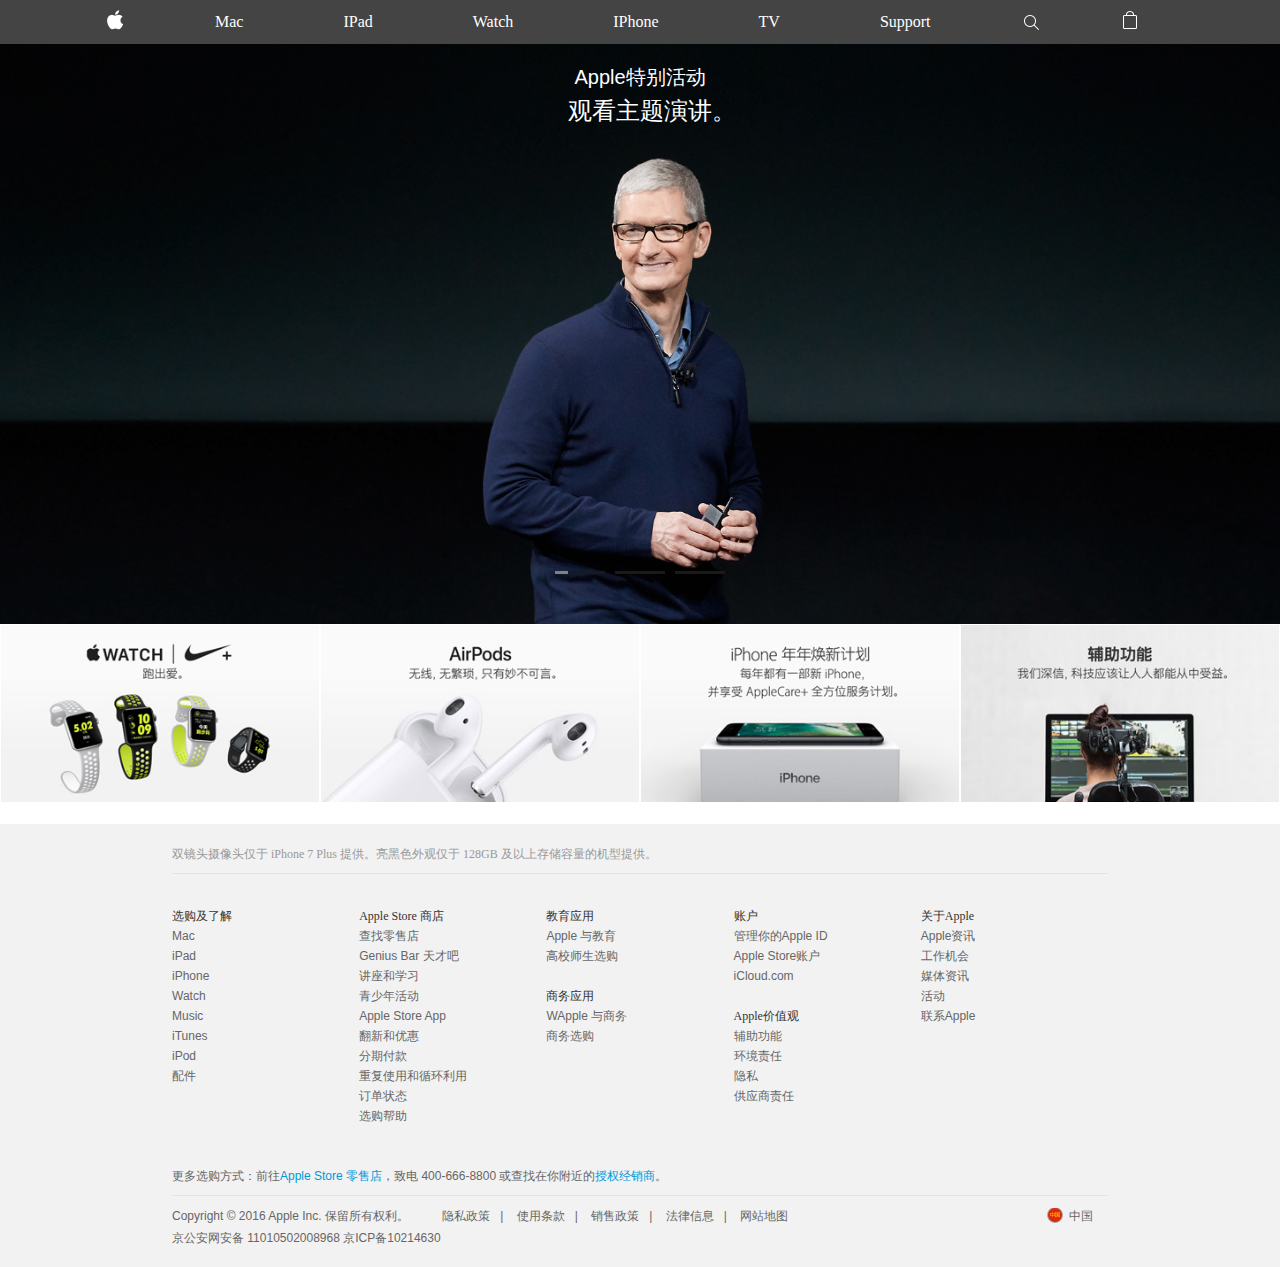
<file: apple.html>
<!DOCTYPE html>
<html lang="en">
<head>
    <meta charset="UTF-8">
    <title>Title</title>
    <link rel="stylesheet" href="css/apple.css">
    <link rel="stylesheet" href="css/less.css">
    <script src="js/jquery-3.1.0.js"></script>
    <script src="js/apple.js"></script>

</head>
<body>
<header>
    <div class="large">
        <a href="" class="tb men"></a>
        <a href="">Mac</a>
        <a href="">IPad</a>
        <a href="">Watch</a>
        <a href="">IPhone</a>
        <a href="">TV</a>
        <a href="">Support</a>
        <a href="" class="tb apple"></a>
        <a href="" class="tb bag"></a>
    </div>
    <div class="small">
        <div class="menu option">
            <a href="javascript:;">≡</a>
            <div class="son">
                <a href="">Mac</a>
                <a href="">iPhone</a>
                <a href="">iPad</a>
                <a href="">Watch</a>
                <a href="">Music</a>
                <a href="">技术支持</a>
                <a href="">搜索apple.com</a>
            </div>
        </div>
        <div class="logo option">
            <a href=""></a>
        </div>
        <div class="text option">
            <a href=""></a>
        </div>
    </div>

</header>
<!--轮播图-->
<div class="wheel">
    <ul class="box">
        <li class="one list">
            <div class="ban-txt">
                <h1>Apple特别活动</h1>
                <h2>观看主题演讲。</h2>
            </div>
        </li>
        <li class="two list">
            <div class="ban-txt" style="z-index:999">
                <h1 class="mac-log">MacBookPro</h1>
                <h2 class="mac-log-txt">一身才华，一触，即发。</h2>
            </div>
        </li>
        <li class="three list">
            <div class="ban-txt">
                <h1>iPhone</h1>
                <h2>7,在此。</h2>
            </div>
        </li>
    </ul>
    <div class="btns">
        <div class="btns-list">
            <div class="progress"></div>
        </div>
        <div class="btns-list">
            <div class="progress"></div>
        </div>
        <div class="btns-list">
            <div class="progress"></div>
        </div>
    </div>
    <div class="leftbox"><div class="leftbtn">&lt</div></div>
    <div class="rightbox"> <div class="rightbtn">&gt</div></div>

</div>
<div class="container-fluid img-List">
    <div class="row">
        <div class="col-l-3 col-m-6 col-s-12 back1"></div>
        <div class="col-l-3 col-m-6 col-s-12 back2"></div>
        <div class="col-l-3 col-m-6 col-s-12 back3"></div>
        <div class="col-l-3 col-m-6 col-s-12 back4"></div>
    </div>
</div>
<div class="footer">
    <div class="foote">
        <p>双镜头摄像头仅于 iPhone 7 Plus 提供。亮黑色外观仅于 128GB 及以上存储容量的机型提供。</p>
    </div>
    <div class="foots">
        <div class="foot">
            <h3>选购及了解</h3>
            <a href="">Mac</a>
            <a href="">iPad</a>
            <a href="">iPhone</a>
            <a href="">Watch</a>
            <a href="">Music</a>
            <a href="">iTunes</a>
            <a href="">iPod</a>
            <a href="">配件</a>
        </div>
        <div class="foot">
            <h3>Apple Store 商店</h3>
            <a href="">查找零售店</a>
            <a href="">Genius Bar 天才吧</a>
            <a href="">讲座和学习</a>
            <a href="">青少年活动</a>
            <a href="">Apple Store App</a>
            <a href="">翻新和优惠</a>
            <a href="">分期付款</a>
            <a href="">重复使用和循环利用</a>
            <a href="">订单状态</a>
            <a href="">选购帮助</a>
        </div>
        <div class="foot">
            <h3>教育应用</h3>
            <a href="">Apple 与教育</a>
            <a href="">高校师生选购</a>
            <h3>商务应用</h3>
            <a href="">WApple 与商务</a>
            <a href="">商务选购</a>
        </div>
        <div class="foot">
            <h3>账户</h3>
            <a href="">管理你的Apple ID</a>
            <a href="">Apple Store账户</a>
            <a href="">iCloud.com</a>
            <h3>Apple价值观</h3>
            <a href="">辅助功能</a>
            <a href="">环境责任</a>
            <a href="">隐私</a>
            <a href="">供应商责任</a>
        </div>
        <div class="foot">
            <h3>关于Apple</h3>
            <a href="">Apple资讯</a>
            <a href="">工作机会</a>
            <a href="">媒体资讯</a>
            <a href="">活动</a>
            <a href="">联系Apple</a>
        </div>
    </div>
    <div class="foots1">
        <ul class="foots2">
            <li>选购及了解
                <span>+</span>
                <div class="footson">
                    <a href="">Mac</a>
                    <a href="">iPad</a>
                    <a href="">iPhone</a>
                    <a href="">Watch</a>
                    <a href="">Music</a>
                    <a href="">iTunes</a>
                    <a href="">iPod</a>
                    <a href="">配件</a>
                </div>
            </li>
            <li>Apple Store 商店
                <span>+</span>
                <div class="footson">
                    <a href="">查找零售店</a>
                    <a href="">Genius Bar 天才吧</a>
                    <a href="">讲座和学习</a>
                    <a href="">青少年活动</a>
                    <a href="">Apple Store App</a>
                    <a href="">翻新和优惠</a>
                    <a href="">分期付款</a>
                    <a href="">重复使用和循环利用</a>
                    <a href="">订单状态</a>
                    <a href="">选购帮助</a>
                </div>
            </li>
            <li>教育运用
                <span>+</span>
                <div class="footson">
                    <a href="">Apple 与教育</a>
                    <a href="">高校师生选购</a>
                </div>
            </li>
            <li>商务应用
                <span>+</span>
                <div class="footson">
                    <a href="">WApple 与商务</a>
                    <a href="">商务选购</a>
                </div>
            </li>
            <li>账户
                <span>+</span>
                <div class="footson">
                    <a href="">管理你的Apple ID</a>
                    <a href="">Apple Store账户</a>
                    <a href="">iCloud.com</a>
                </div>
            </li>
            <li>Apple价值观
                <span>+</span>
                <div class="footson">
                    <a href="">辅助功能</a>
                    <a href="">环境责任</a>
                    <a href="">隐私</a>
                    <a href="">供应商责任</a>
                </div>
            </li>
            <li>关于Apple
                <span>+</span>
                <div class="footson">
                    <a href="">Apple资讯</a>
                    <a href="">工作机会</a>
                    <a href="">媒体资讯</a>
                    <a href="">活动</a>
                    <a href="">联系Apple</a>
                </div>
            </li>
        </ul>
    </div>
</div>
<div class="footshop">
    <div class="footshops">
        <p>更多选购方式：前往<a href="">Apple Store 零售店</a>，致电 400-666-8800 或查找在你附近的<a href="">授权经销商</a>。</p>
    </div>
    <div class="footshops">
        <span>Copyright © 2016 Apple Inc. 保留所有权利。</span>
        <span class="link">
            <a href="">隐私政策</a>|
            <a href="">使用条款</a>|
            <a href="">销售政策</a>|
            <a href="">法律信息</a>|
            <a href="">网站地图</a>
        </span>
        <span class="china">中国</span>
    </div>
    <div class="footshops">
        <span>京公安网安备 11010502008968 京ICP备10214630</span>
    </div>
</div>
</body>
</html>
</file>
<file: css/apple.css>
body, div, ul, ol, dl, dt, dd, li, dl, h1, h2, h3, h4, h5, h6, input,  select, textarea,a,em {
    margin:0;
    padding:0;
    font-weight: normal;
    text-decoration: none;
    list-style: none;
}
img{
    border:0;
}
a{
    text-decoration: none;
    /*text-align: center;*/
}
header{
    width:100%;background-color: #444;
    height:44px;
}
.large{
    margin:0 auto;height:100%;width: 1150px;
    display:none;
}
.large a{
    float: left;text-align:center;line-height:44px;color:#fff;
    padding: 0 10px;margin: 0 40px;display: block;
}
.tb{
    width: 20px; height: 40px;
}
.men{
    background-image: url(../img/index.png);
}
.apple{
    background-image: url(../img/index1.png);
}
.bag{
    background-image: url(../img/index2.png);
}
.small{
    display: block;position: relative;z-index: 2;
}
.small .option{
    float: left;
}
.small .menu{
    width:10%;
}
.small .logo{
    width:80%;text-align: center;
}
.small .logo a{
    width: 20px;
    height: 40px;
    display: block;
    margin: 0 auto;
    background-image: url(../img/index.png) ;
}
.small .text{
    width: 20px;
    height: 40px;
    display: block;
    margin: 0 auto;
    background-image: url(../img/index2.png) ;
}
.small a{
    text-align: left;
    line-height:44px;
    color: #fff;
    padding: 5px;
}
.small .menu .son{
    width:500px;height:500px;background:rgb(0,0,0);
    padding-left: 20px;display: none;
}
.small .menu .son a{
    width:100%;display: block;padding: 10px 0;line-height: 20px;
    border-bottom: 1px solid #999;
}
.small .menu .son a:last-child{
    border-bottom: 1px solid #fff;
}


.wheel{
    height:580px;width:100%;
    /* border:1px solid red;*/
    position: relative;
    overflow: hidden;
}
.box{
    width:100%;height:100%;
    position:relative;
}
.box .list{
    position:absolute;
    width:100%;height:100%;
}
.box .one{
    background:#000 url(../img/event_small.jpg) no-repeat;
    background-size: cover;
    background-position: center;
}
.box .two{
    background:#fff url(../img/macbookpro_small.jpg) no-repeat;
    background-size: contain;
    background-position: center;
    left:100%;
}
.box .three{
    background:#000 url(../img/iphone_large.jpg) no-repeat;
    background-size: contain;
    background-position: center;
    left:100%;
}
.leftbtn{
    position:absolute;
    top:0;bottom:0;
    left:20px;
    width:50px;
    height:50px;
    border-radius: 50%;
    text-align: center;margin: auto;
    line-height: 50px;cursor: pointer;
    background-color: #313335;
    opacity: 0;
}
.leftbtn:hover{
    opacity: 0.8;
}
.rightbtn{
    position:absolute;
    top:0;bottom:0;
    right:20px;
    width:50px;
    height:50px;
    border-radius: 50%;
    text-align: center;margin: auto;
    line-height: 50px;cursor: pointer;
    background-color: #313335;
    opacity: 0;
}
.leftbox{
    height:100%;width:20%;
    position: absolute;left:0;top:0;
    transition:opacity 0.5s linear;
    z-index: 1;
}
.leftbox:hover>.leftbtn{
    opacity:1
}
.rightbox{
    height:100%;width:20%;
    position: absolute;right:0;top:0;
    transition:opacity 0.5s linear;
    z-index: 1;
}
.rightbox:hover>.rightbtn{
    opacity:1;
}
.btns{
    width:170px;heigth:10px;
    position: absolute;left:0;right:0;bottom:50px;
    margin:auto;
    z-index: 999;
    /*border:1px solid red;*/
}
.btns .btns-list{
    float:left;width:50px;height:3px;
    margin-right: 10px;
    background-color:#1A1A1A;
    /*border:1px solid #ffffff;*/
    /* opacity: 0.3;*/
    position:relative;
}
.btns .btns-list:last-child{
    margin:0;
}
.btns .progress{
    width:0;height:100%;
    background-color:#808080;
}
.ban-txt{
    width:100%;height:116px;
    text-align: center;
    color:#fff;
    font-family: 'HanHei SC', 'PingFang SC', 'Helvetica Neue', 'Helvetica', 'STHeitiSC-Light', 'Arial', sans-serif;
}
.ban-txt h1{
    margin-top:20px;
    font-size: 20px;
}
.ban-txt h2{
    margin-top: 4px;
    padding-left: 1em;
    font-size: 24px;
}
.ban-txt .mac-log{
    color:#000;
    font-weight: bold;
    font-size: 26px;
}
.ban-txt .mac-log-txt{
    color:#000;
    font-size:30px;
}


.back1{
    background-image: url(../img/nike_watch_small.jpg);
    background-size: contain;
    background-repeat: no-repeat;
}
.back2{
    background-image: url(../img/airpods_small.jpg);
    background-size: contain;
    background-repeat: no-repeat;
}
.back3{
    background-image: url(../img/iphone_upgrade_small.jpg);
    background-size: contain;
    background-repeat: no-repeat;
}
.back4{
    background-image: url(../img/accessibility_small.jpg);
    background-size: contain;
    background-repeat: no-repeat;
}

.img-List div[class*=col]{
    height: 200px;
    border:1px solid #fff;
    background-size: contain;
}
/*中屏幕*/
@media screen and (min-width:735px){
    .large{
        display: block;
    }
    .small{
        display: none;
    }
    .box .one{
        background:#000 url(../img/event_medium.jpg) no-repeat;
        background-size: cover;
        background-position: center;
    }
    .box .two{
        background:#fff url(../img/macbookpro_medium.jpg) no-repeat;
        background-size: contain;
        background-position: center;
    }
    .box .three{
        background:#000 url(../img/iphone_large.jpg) no-repeat;
        background-size: contain;
        background-position: center;
    }
    .img-List div[class*=col]{
        height: 200px;
        border:1px solid #fff;
        background-size: cover;
    }
    .back1{
        background-image: url(../img/nike_watch_medium.jpg);
        background-size: contain;
        background-repeat: no-repeat;
    }
    .back2{
        background-image: url(../img/airpods_medium.jpg);
        background-size: contain;
        background-repeat: no-repeat;
    }
    .back3{
        background-image: url(../img/iphone_upgrade_medium.jpg);
        background-size: contain;
        background-repeat: no-repeat;
    }
    .back4{
        background-image: url(../img/accessibility_medium.jpg);
        background-size: contain;
        background-repeat: no-repeat;
    }
}
/*大屏幕*/
@media screen and (min-width:1075px){
    .large{
        display: block;
    }
    .small{
        display: none;
    }
    .box .one{
        background:#000 url(../img/event_large.jpg) no-repeat;
        background-size: cover;
        background-position: center;
    }
    .box .two{
        background:#fff url(../img/macbookpro_large.jpg) no-repeat;
        background-size: contain;
        background-position: center bottom;
    }
    .box .three{
        background:#000 url(../img/iphone_large.jpg) no-repeat;
        background-size: contain;
        background-position: center;
    }
    .img-List div[class*=col]{
        height: 200px;
        border:1px solid #fff;
        background-size: contain;
    }
    .back1{
        background-image: url(../img/nike_watch_large.jpg);
        background-size: contain;
        background-repeat: no-repeat;
    }
    .back2{
        background-image: url(../img/airpods_large.jpg);
        background-size: contain;
        background-repeat: no-repeat;
    }
    .back3{
        background-image: url(../img/iphone_upgrade_large.jpg);
        background-size: contain;
        background-repeat: no-repeat;
    }
    .back4{
        background-image: url(../img/accessibility_large.jpg);
        background-size: contain;
        background-repeat: no-repeat;
    }
}



/*底部*/
.footer {
    width: 100%;
    font-size: 12px;
    letter-spacing: normal;
    background-color: #f2f2f2;
    color: #666;
    overflow: hidden;
    position: relative;
    z-index: 1;
}
.footer .foote {
    max-width: 980px;
    padding: 0 22px;
    margin: auto;
}
.footer .foote p {
    width: 100%;
    padding: 10px 0;
    color: #999;
    font-size: 12px;
    border-bottom: 1px solid #e3e3e3;
}
.foots {
    max-width: 980px;
    padding: 0 22px;
    margin: auto;
    overflow: hidden;
    display: block;
}
.foots .foot {
    float: left;
    width: 20%;
}
.foots .foot h3 {
    margin-top: 20px;
    font-size: 12px;
    line-height: 1.66667;
    color: #333333;
}
.foot a {
    width: 100%;
    display: block;
    font-size: 12px;
    line-height: 20px;
    color: #666;
    text-decoration: none;
    font-family: 'HanHei SC', 'PingFang SC', 'Helvetica Neue', 'Helvetica', 'STHeitiSC-Light', 'Arial', sans-serif;
}
.foot a:hover {
    color: #333;
    text-decoration: underline;
}
.foots1 {
    max-width: 700px;
    margin: auto;
    display: none;
}
.foots2 {
    width: 100%;
    padding: 0 22px;
}
.foots2 li {
    padding: 10px 0;
    width: 100%;
    border-bottom: 1px solid #e3e3e3;
    cursor: pointer;
    color: #333;
}
.foots2 li span {
    float: right;
}
.foots2 li .footson {
    display: none;
}
.foots2 li a {
    width: 100%;
    line-height: 25px;
    display: block;
    color: #666;
}
.foots2 li a:hover {
    color: #333;
    text-decoration: underline;
}
.footshop {
    width: 100%;
    font-size: 12px;
    letter-spacing: normal;
    background-color: #f2f2f2;
    color: #666;
    overflow: hidden;
    position: relative;
    z-index: 1;
    padding: 20px 0;
    font-family: 'HanHei SC', 'PingFang SC', 'Helvetica Neue', 'Helvetica', 'STHeitiSC-Light', 'Arial', sans-serif;
}
.footshop .footshops {
    max-width: 980px;
    padding: 0 22px;
    margin: auto;
    margin-top: 5px;
}
.footshop .footshops p {
    padding: 10px 0;
    border-bottom: 1px solid #e3e3e3;
}
.footshop .footshops a{
    text-decoration: none;
    color:#0098DA;

}
.footshops .link {
    margin-left: 20px;
}
.footshops .link a {
    padding: 0 10px;
    color: #666;
}
.footshops a:hover {
    color: #333;
    text-decoration: underline;
}
.footshops .china {
    float: right;
    padding: 0 15px;
    background-image: url(../img/ic.png);
    background-repeat: no-repeat;
    background-position: 1px -1px;
    text-indent: 8px;
}
@media screen and (max-width: 767px) {
    .footer .foote {
        max-width: none;
    }
    .footshop .footshops {
        max-width: none;
    }
    .foots {
        display: none;
    }
    .foots1 {
        display: block;
    }
}
</file>
<file: css/less.css>
* {
  box-sizing: border-box;
}
.container {
  width: 600px;
  margin: auto;
}
.container > .row {
  width: 100%;
}
.container > .row:before,
.container > .row:after {
  content: "";
  display: block;
}
.container > .row:after {
  clear: both;
}
.container-fluid {
  width: 100%;
  margin: auto;
}
.container > .row > .col-s-1 {
  float: left;
  width: 8.33333333%;
}
.container-fluid > .row > .col-s-1 {
  float: left;
  width: 8.33333333%;
}
.container > .row > .col-s-2 {
  float: left;
  width: 16.66666667%;
}
.container-fluid > .row > .col-s-2 {
  float: left;
  width: 16.66666667%;
}
.container > .row > .col-s-3 {
  float: left;
  width: 25%;
}
.container-fluid > .row > .col-s-3 {
  float: left;
  width: 25%;
}
.container > .row > .col-s-4 {
  float: left;
  width: 33.33333333%;
}
.container-fluid > .row > .col-s-4 {
  float: left;
  width: 33.33333333%;
}
.container > .row > .col-s-5 {
  float: left;
  width: 41.66666667%;
}
.container-fluid > .row > .col-s-5 {
  float: left;
  width: 41.66666667%;
}
.container > .row > .col-s-6 {
  float: left;
  width: 50%;
}
.container-fluid > .row > .col-s-6 {
  float: left;
  width: 50%;
}
.container > .row > .col-s-7 {
  float: left;
  width: 58.33333333%;
}
.container-fluid > .row > .col-s-7 {
  float: left;
  width: 58.33333333%;
}
.container > .row > .col-s-8 {
  float: left;
  width: 66.66666667%;
}
.container-fluid > .row > .col-s-8 {
  float: left;
  width: 66.66666667%;
}
.container > .row > .col-s-9 {
  float: left;
  width: 75%;
}
.container-fluid > .row > .col-s-9 {
  float: left;
  width: 75%;
}
.container > .row > .col-s-10 {
  float: left;
  width: 83.33333333%;
}
.container-fluid > .row > .col-s-10 {
  float: left;
  width: 83.33333333%;
}
.container > .row > .col-s-11 {
  float: left;
  width: 91.66666667%;
}
.container-fluid > .row > .col-s-11 {
  float: left;
  width: 91.66666667%;
}
.container > .row > .col-s-12 {
  float: left;
  width: 100%;
}
.container-fluid > .row > .col-s-12 {
  float: left;
  width: 100%;
}
@media screen and (min-width: 800px) {
  .container {
    width: 800px;
    margin: auto;
  }
  .container > .row > .col-m-1 {
    float: left;
    width: 8.33333333%;
  }
  .container-fluid > .row > .col-m-1 {
    float: left;
    width: 8.33333333%;
  }
  .container > .row > .col-m-2 {
    float: left;
    width: 16.66666667%;
  }
  .container-fluid > .row > .col-m-2 {
    float: left;
    width: 16.66666667%;
  }
  .container > .row > .col-m-3 {
    float: left;
    width: 25%;
  }
  .container-fluid > .row > .col-m-3 {
    float: left;
    width: 25%;
  }
  .container > .row > .col-m-4 {
    float: left;
    width: 33.33333333%;
  }
  .container-fluid > .row > .col-m-4 {
    float: left;
    width: 33.33333333%;
  }
  .container > .row > .col-m-5 {
    float: left;
    width: 41.66666667%;
  }
  .container-fluid > .row > .col-m-5 {
    float: left;
    width: 41.66666667%;
  }
  .container > .row > .col-m-6 {
    float: left;
    width: 50%;
  }
  .container-fluid > .row > .col-m-6 {
    float: left;
    width: 50%;
  }
  .container > .row > .col-m-7 {
    float: left;
    width: 58.33333333%;
  }
  .container-fluid > .row > .col-m-7 {
    float: left;
    width: 58.33333333%;
  }
  .container > .row > .col-m-8 {
    float: left;
    width: 66.66666667%;
  }
  .container-fluid > .row > .col-m-8 {
    float: left;
    width: 66.66666667%;
  }
  .container > .row > .col-m-9 {
    float: left;
    width: 75%;
  }
  .container-fluid > .row > .col-m-9 {
    float: left;
    width: 75%;
  }
  .container > .row > .col-m-10 {
    float: left;
    width: 83.33333333%;
  }
  .container-fluid > .row > .col-m-10 {
    float: left;
    width: 83.33333333%;
  }
  .container > .row > .col-m-11 {
    float: left;
    width: 91.66666667%;
  }
  .container-fluid > .row > .col-m-11 {
    float: left;
    width: 91.66666667%;
  }
  .container > .row > .col-m-12 {
    float: left;
    width: 100%;
  }
  .container-fluid > .row > .col-m-12 {
    float: left;
    width: 100%;
  }
  .col-m-hide {
    display: none;
  }
}
@media screen and (min-width: 1200px) {
  .container {
    width: 1200px;
    margin: auto;
  }
  .container > .row > .col-l-1 {
    float: left;
    width: 8.33333333%;
  }
  .container-fluid > .row > .col-l-1 {
    float: left;
    width: 8.33333333%;
  }
  .container > .row > .col-l-2 {
    float: left;
    width: 16.66666667%;
  }
  .container-fluid > .row > .col-l-2 {
    float: left;
    width: 16.66666667%;
  }
  .container > .row > .col-l-3 {
    float: left;
    width: 25%;
  }
  .container-fluid > .row > .col-l-3 {
    float: left;
    width: 25%;
  }
  .container > .row > .col-l-4 {
    float: left;
    width: 33.33333333%;
  }
  .container-fluid > .row > .col-l-4 {
    float: left;
    width: 33.33333333%;
  }
  .container > .row > .col-l-5 {
    float: left;
    width: 41.66666667%;
  }
  .container-fluid > .row > .col-l-5 {
    float: left;
    width: 41.66666667%;
  }
  .container > .row > .col-l-6 {
    float: left;
    width: 50%;
  }
  .container-fluid > .row > .col-l-6 {
    float: left;
    width: 50%;
  }
  .container > .row > .col-l-7 {
    float: left;
    width: 58.33333333%;
  }
  .container-fluid > .row > .col-l-7 {
    float: left;
    width: 58.33333333%;
  }
  .container > .row > .col-l-8 {
    float: left;
    width: 66.66666667%;
  }
  .container-fluid > .row > .col-l-8 {
    float: left;
    width: 66.66666667%;
  }
  .container > .row > .col-l-9 {
    float: left;
    width: 75%;
  }
  .container-fluid > .row > .col-l-9 {
    float: left;
    width: 75%;
  }
  .container > .row > .col-l-10 {
    float: left;
    width: 83.33333333%;
  }
  .container-fluid > .row > .col-l-10 {
    float: left;
    width: 83.33333333%;
  }
  .container > .row > .col-l-11 {
    float: left;
    width: 91.66666667%;
  }
  .container-fluid > .row > .col-l-11 {
    float: left;
    width: 91.66666667%;
  }
  .container > .row > .col-l-12 {
    float: left;
    width: 100%;
  }
  .container-fluid > .row > .col-l-12 {
    float: left;
    width: 100%;
  }
  .col-s-hide {
    display: block;
  }
  .col-m-hide {
    display: block;
  }
  .col-l-hide {
    display: none;
  }
}
</file>
